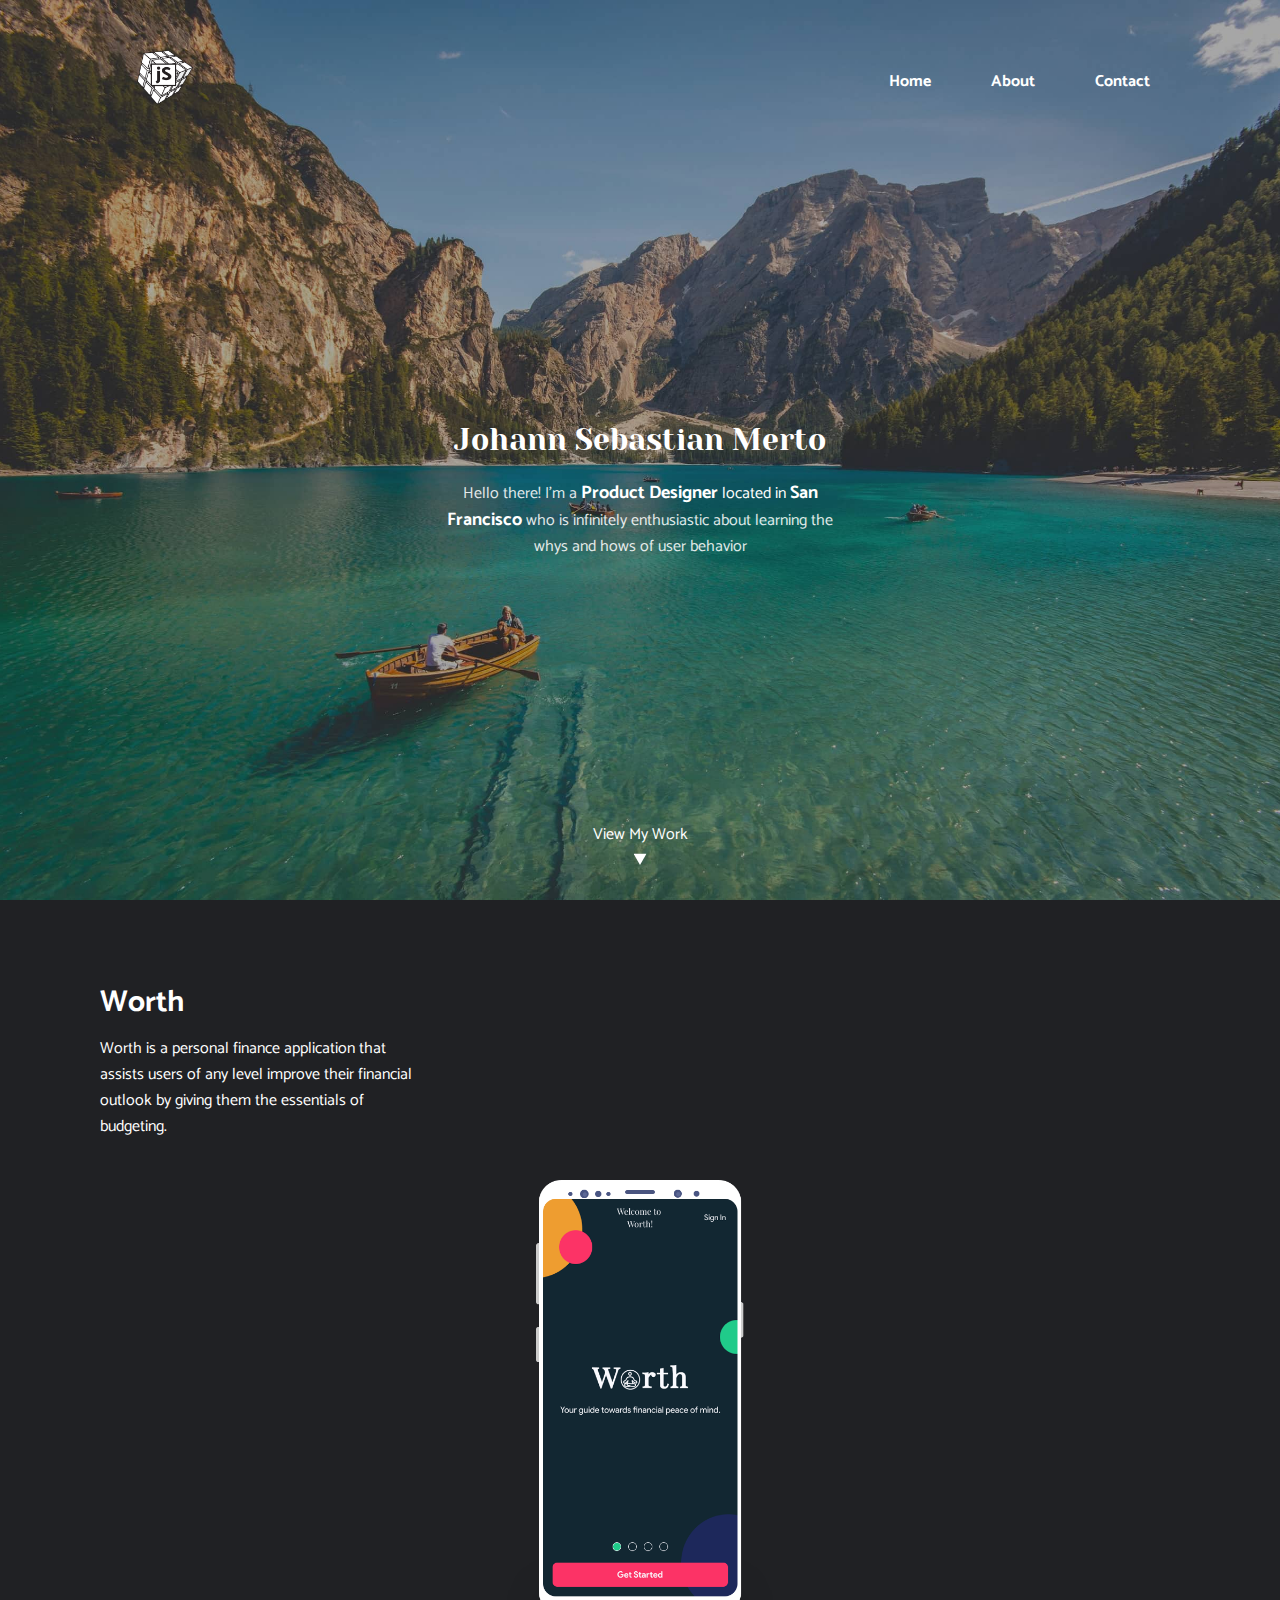
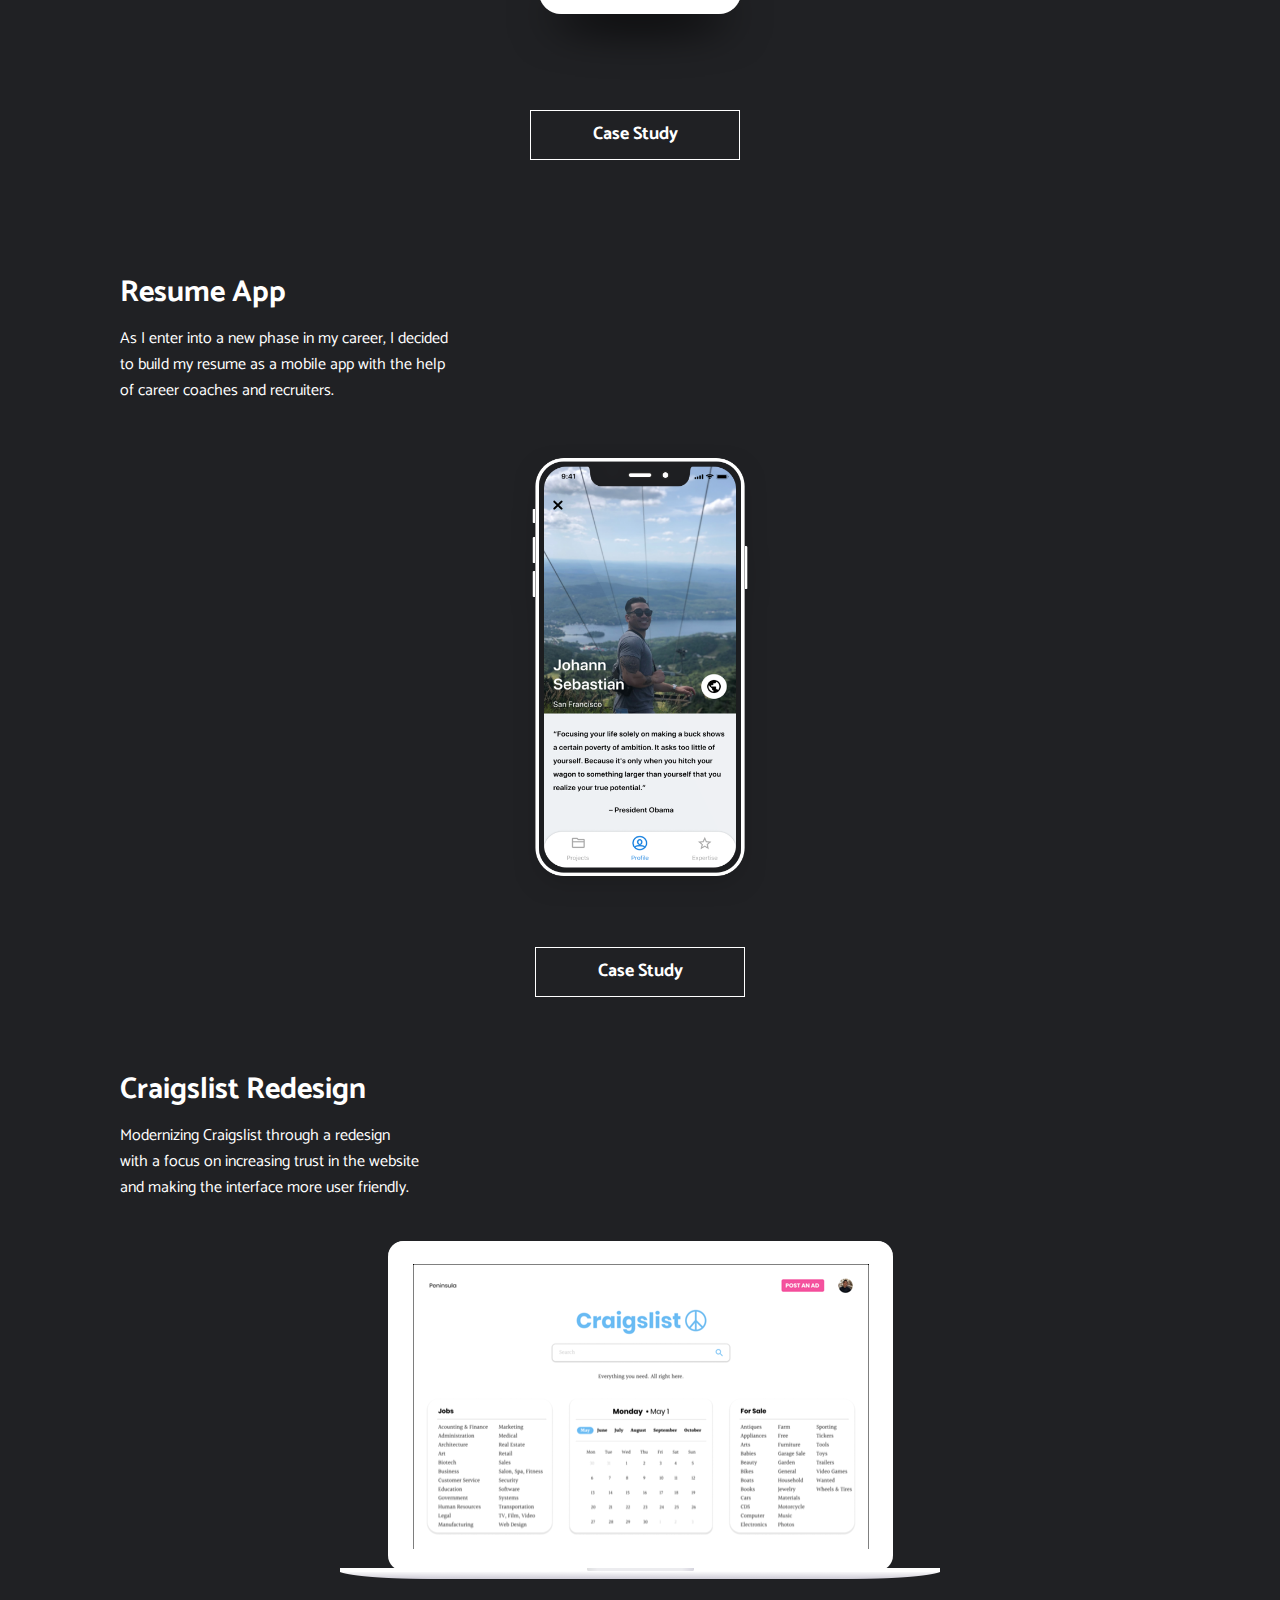
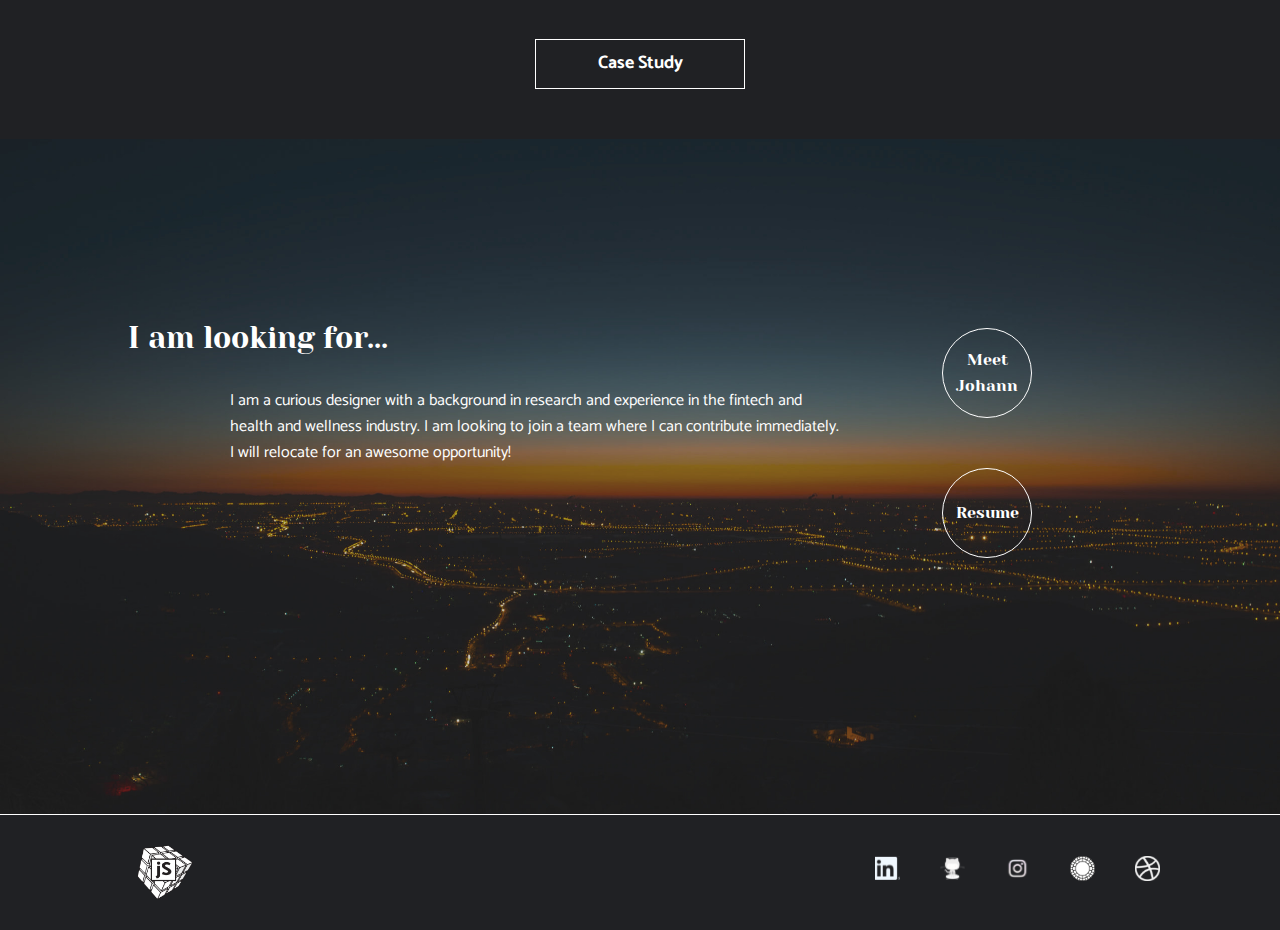
<file: index.html>
<!DOCTYPE html>
<html lang="en" dir="ltr">
  <head>
    <meta charset="utf-8">
    <title>Johann Merto | Product Designer</title>
    <meta name="viewport" content="width=device-width, initial-scale=1.0">
    <link rel="icon" href="./images/2-logo.png">
    <link rel="stylesheet" type="text/css" href="reset.css">
    <link rel="stylesheet" type="text/css" href="style.css">
    <link href="https://fonts.googleapis.com/css?family=Catamaran&display=swap" rel="stylesheet">
    <link href="https://fonts.googleapis.com/css?family=Yeseva+One&display=swap" rel="stylesheet">
  </head>
  <body>
    <header>
        <!--header image-->
        <div id="hero-img">
        <!-- Navigation -->
        <nav class="nav-bar">
          <!-- Logo -->
          <a href="./index.html"><img id="logo" src="./images/logo2.png" alt="Logo"></a>
            <!--Nav Links-->
          <ul class="links">
              <li><a href="index.html">Home</a></li>
              <li><a href="./bio.html">About</a></li>
              <li><a href="./contact.html">Contact</a></li>
            </ul>
        </nav>
        <!--Introduction-->
        <div id="hero-text">
          <h2 class="yeseva-h2">Johann Sebastian<span id="last-name"> Merto</span></h2>
            <p><span class="intro">Hello there! I’m a</span><strong class="intro-emphasis"> Product Designer </strong>located in <strong class="intro-emphasis">San Francisco</strong>
            <span class="intro">who is infinitely enthusiastic about learning the whys and hows of user behavior</span></p>
        </div>

        <div id="view-work">
          <a class="link-to-work" href="#work">
            <p>View My Work</p>
            <div><img src="./images/Polygon1.svg" alt="triangle"></div>
          </a>
        </div>
      </div>
    </header>

    <!-- Case Studies -->
    <main id="work">
          <!-- Worth Case Study -->
          <section id="worth-case-study">
            <h2 class="case-study-title"><strong>Worth</strong></h2>
            <p>Worth is a personal finance application that assists users of any level improve their financial outlook by giving them the essentials of budgeting.</p>
            <div>
              <a href="./worth.html"><img id="worth-mobile-home" src="./images/worth-mobile.png" alt="Worth Mobile"></a>
            </div>

            <div class="read-case-study-button">
              <a class="rec-button" href="./worth.html">Case Study</a>
            </div>
          </section>


        <section id="resume-app-container">
          <h2 class="case-study-title"><strong>Resume App</strong></h2>
          <p>As I enter into a new phase in my career, I decided to build my resume as a mobile app with the help of career coaches and recruiters.</p>
          <div>
            <a href="https://www.figma.com/proto/alr7reItHBynNcaLzqIM3r/Resume-App?node-id=118%3A2&viewport=-703%2C361%2C0.11135117709636688&scaling=scale-down" target="_blank"><img id="resume-app" src="images/resume-app-final.png" alt="Resume App"></a>
          </div>

          <div>
            <a class="rec-button" href="https://drive.google.com/file/d/1PQ8uz-WE8nxcPvpK_9z-XT7883OH_o5w/view?usp=sharing" target="_blank">Case Study</a>
          </div>
        </section>


        <section id="craigslist-container">
          <h2 class="case-study-title"><strong>Craigslist Redesign</strong></h2>
          <p>Modernizing Craigslist through a redesign with a focus on increasing trust in the website and making the interface more user friendly. </p>
          <div>
            <a href="https://www.figma.com/proto/EHQdvETC9kKSqLOROsEG6x/Craigslist-Redesign?node-id=132%3A334&viewport=407%2C81%2C0.1120000034570694&scaling=min-zoom" target="_blank"><img id="craigslist-redesign-img" src="images/craigslist-home.png" alt="Craigslist Redesign"></a>
          </div>

          <div>
            <a class="rec-button" href="https://drive.google.com/file/d/1hQ2HTstv7VXBhxEIwTIJI2W2WZZwu4iZ/view?usp=sharing" target="_blank">Case Study</a>
          </div>
        </section>


          <!-- Nimbus Case Study -->
      <!--  <section id="nimbus-study-container">
            <h2 class="case-study-title"><strong>Nimbus</strong></h2>
            <p>Nimbus is a cloud storage application  designed for students and organizations to help create amazing projects.</p>
          <div class="flex-container">
            <a href="./project.html"><img id="home-responsive-dt" src="./images/nimbus-desktop.svg" alt="Nimbus Desktop"></a>
            <a href="./project.html"><img id="home-responsive-mobile" src="./images/nimbus-mobile.svg" alt="Nimbus-Mobile"></a>
          </div>
          <div class="read-case-study-button">
            <a class="rec-button" href="./project.html">Read Case Study</a>
          </div>
        </section>-->

    </main>

    <!--Looking for-->
    <div id="looking-for">
      <div id="call-to-action">
        <h2 class="yeseva-h2 looking-for-title">I am looking for...</h2>
          <p>I am a curious designer with a background in research and experience in the fintech and health and wellness industry.
            I am looking to join a team where I can contribute immediately.
            I will relocate for an awesome opportunity!
          </p>
      </div>

      <div id="cto-buttons-wrapper">
        <div class="call-to-action-buttons">
           <a class="circles circles-type" href="./bio.html">Meet Johann</a>
         </div>

         <div class="call-to-action-buttons">
           <a class="circles circles-type" href="https://drive.google.com/file/d/19f_du8E_3alzbdLnhoowrj5T-hvW1Reh/view?usp=sharing" target="_blank">Resume</a>
         </div>
       </div>
    </div>
    <footer>
        <img id="logo" src="./images/logo2.png" alt="Logo">
        <ul>
          <li><a href="https://www.linkedin.com/in/uxjohann/" target="_blank">
            <img class="sm-icons" src="./images/sm-icons/linkedin.svg" alt="linkedin Icon">
          </a></li>
          <li><a href="https://github.com/johannsebastian92" target="_blank">
            <img class="sm-icons" src="./images/sm-icons/github.svg" alt="Github Icon">
          </a></li>
          <li><a href="https://www.instagram.com/j0hannsebastian/" target="_blank">
            <img class="sm-icons" src="./images/sm-icons/ig.svg" alt="Instagram Icon">
          </a></li>
          <li><a href="https://vsco.co/j0hannsebastian/images" target="_blank">
            <img class="sm-icons" src="./images/sm-icons/vsco.svg" alt="VSCO Icon">
        </a></li>
        <li><a href="https://dribbble.com/johannsebastian" target="_blank">
          <img class="sm-icons" src="./images/sm-icons/dribbble.svg" alt="VSCO Icon">
      </a></li>
      </ul>
    </footer>

    <!-- Global site tag (gtag.js) - Google Analytics -->
    <!--<script async src="https://www.googletagmanager.com/gtag/js?id=UA-159583141-1"></script>
    <script>
      window.dataLayer = window.dataLayer || [];
      function gtag(){dataLayer.push(arguments);}
      gtag('js', new Date());

      gtag('config', 'UA-159583141-1');
    </script>-->

  </body>
</html>
</file>
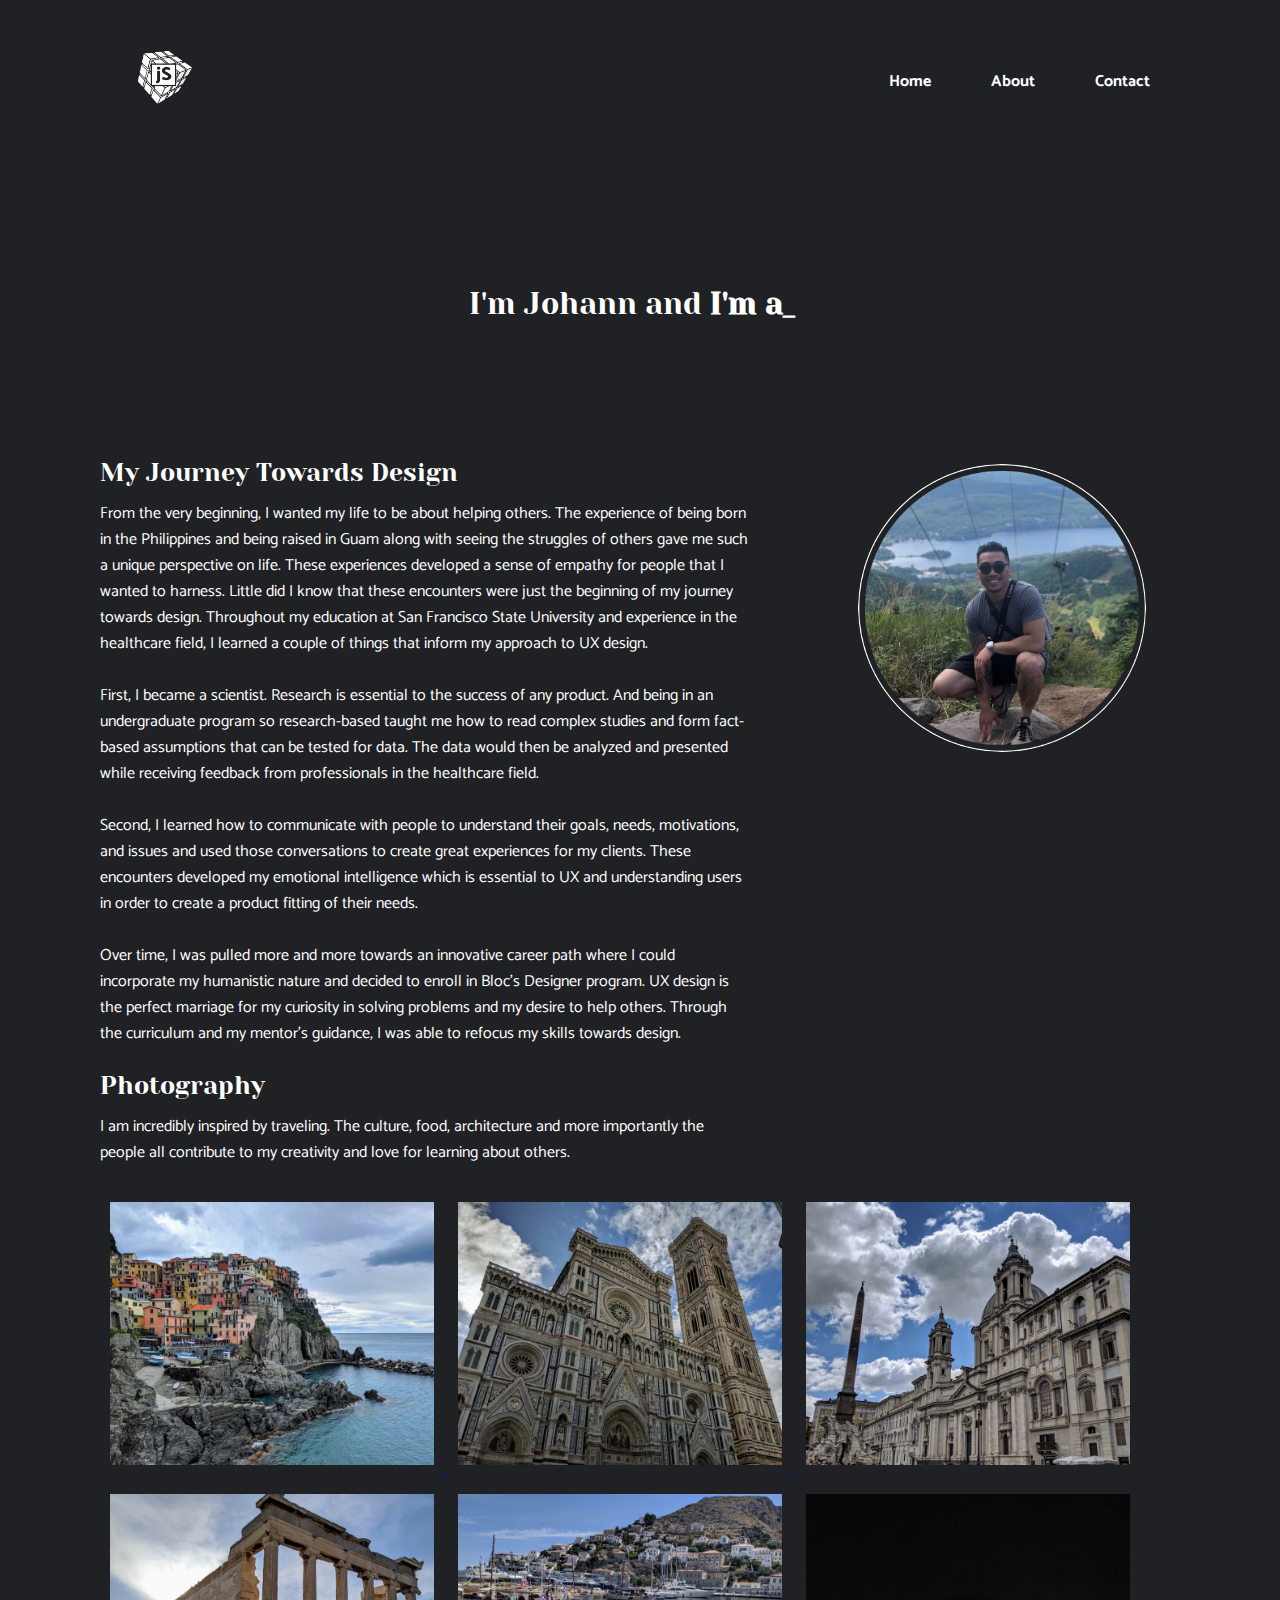
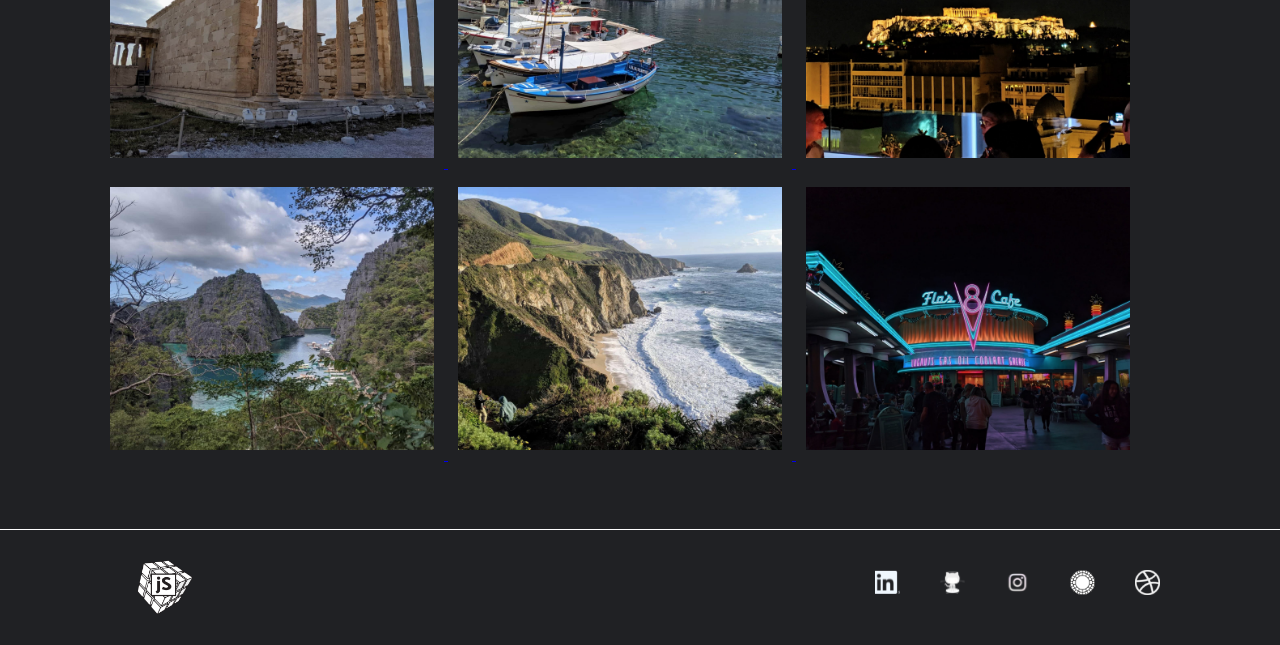
<file: bio.html>
<!DOCTYPE html>
<html lang="en" dir="ltr">
  <head>
    <meta charset="utf-8">
    <meta name="viewport" content="width=device-width, initial-scale=1.0">
    <title>About Johann</title>
    <link rel="icon" href="./images/2-logo.png">
    <link rel="stylesheet" type="text/css" href="reset.css">
    <link rel="stylesheet" type="text/css" href="style.css">
    <link href="https://fonts.googleapis.com/css?family=Catamaran&display=swap" rel="stylesheet">
    <link href="https://fonts.googleapis.com/css?family=Yeseva+One&display=swap" rel="stylesheet">
  </head>
  <body>
    <nav class="nav-bar">
        <!--Logo-->
        <a href="./index.html"><img id="logo" src="./images/logo2.png" alt="Logo"> </a>
        <!--Nav Links-->
        <ul class="links">
          <li><a href="index.html">Home</a></li>
          <li><a href="./bio.html">About</a></li>
          <li><a href="./contact.html">Contact</a></li>
        </ul>
    </nav>

    <main id="bio-container">
      <!-- Typing Element -->
      <div class="about-me yeseva-h2">
        <h2>
          I'm Johann and
          <strong id="typing-element"></strong>
         &nbsp;
       </h2>
      </div>

      <!-- Hero Image -->
      <img class="responsive-hero" src="./images/bio-img/hero-img.png" alt="Hero Image">

      <br>

      <!-- Biography -->
      <section id="biography">
        <h2 class="bio-header title-spacing">My Journey Towards Design</h2>
          <p>From the very beginning, I wanted my life to be about helping others.
            The experience of being born in the Philippines and being raised in Guam along with seeing the struggles of others gave me such a unique perspective on life.
            These experiences developed a sense of empathy for people that I wanted to harness. Little did I know that these encounters were just the beginning of my journey towards design.
            Throughout my education at San Francisco State University and experience in the healthcare field, I learned a couple of things that inform my approach to UX design.
          </p>

          <br>

          <p>First, I became a scientist.
            Research is essential to the success of any product.
            And being in an undergraduate program so research-based taught me how to read complex studies and form fact-based assumptions that can be tested for data.
            The data would then be analyzed and presented while receiving feedback from professionals in the healthcare field.
          </p>

          <br>

          <p>Second, I learned how to communicate with people to understand their goals, needs, motivations, and issues and used those conversations to create great experiences for my clients.
            These encounters developed my emotional intelligence which is essential to UX and understanding users in order to create a product fitting of their needs.
          </p>

          <br>

          <p>Over time, I was pulled more and more towards an innovative career path where I could incorporate my humanistic nature and decided to enroll in Bloc’s Designer program.
            UX design is the perfect marriage for my curiosity in solving problems and my desire to help others.
            Through the curriculum and my mentor’s guidance, I was able to refocus my skills towards design.</p>
      </section>

      <br>

      <!-- Photo Gallery -->
      <section>
        <h2 class="bio-header title-spacing">Photography</h2>
          <p>I am incredibly inspired by traveling.
            The culture, food, architecture and more importantly the people all contribute
            to my creativity and love for learning about others. </p>

        <br>

        <div class="container">
          <!-- Italy 1 -->
          <!-- small size -->
          <a href="#italy1">
            <img src="./images/bio-img/italy1.jpg" alt="Cinque Terre" class="thumbnail">
          </a>
          <!-- full size -->
          <a href="#_" class="lightbox" id="italy1">
            <img src="./images/bio-img/italy1.jpg" alt="Cinque Terre">
          </a>

          <!-- Italy 2 -->
          <a href="#italy2">
            <img src="./images/bio-img/italy2.jpg" alt="Florence" class="thumbnail">
          </a>
          <!-- full size -->
          <a href="#_" class="lightbox" id="italy2">
            <img src="./images/bio-img/italy2.jpg" alt="Florence">
          </a>

          <!-- Italy 3 -->
          <a href="#italy3">
            <img src="./images/bio-img/italy3.jpg" alt="Rome" class="thumbnail">
          </a>
          <!-- full size -->
          <a href="#_" class="lightbox" id="italy3">
            <img src="./images/bio-img/italy3.jpg" alt="Rome">
          </a>

          <!-- Greece1 -->
          <a href="#greece1">
            <img src="./images/bio-img/greece1.jpg" alt="Athens" class="thumbnail">
          </a>
          <!-- full size -->
          <a href="#_" class="lightbox" id="greece1">
            <img src="./images/bio-img/greece1.jpg" alt="Athens">
          </a>

          <!-- Greece2 -->
          <a href="#greece2">
            <img src="./images/bio-img/greece2.jpg" alt="Greek Island" class="thumbnail">
          </a>
          <!-- full size -->
          <a href="#_" class="lightbox" id="greece2">
            <img src="./images/bio-img/greece2.jpg" alt="Greek Island">
          </a>

          <!-- Greece3 -->
          <a href="#greece3">
            <img src="./images/bio-img/greece3.jpg" alt="Pantheon" class="thumbnail">
          </a>
          <!-- full size -->
          <a href="#_" class="lightbox" id="greece3">
            <img src="./images/bio-img/greece3.jpg" alt="Pantheon">
          </a>

          <!-- Palawan -->
          <a href="#palawan">
            <img src="./images/bio-img/palawan.jpg" alt="Palawan" class="thumbnail">
          </a>
          <!-- full size -->
          <a href="#_" class="lightbox" id="palawan">
            <img src="./images/bio-img/palawan.jpg" alt="palawan">
          </a>

          <!-- Bixby -->
          <a href="#bixby">
            <img src="./images/bio-img/bixby.jpg" alt="Bixby Bridge" class="thumbnail">
          </a>
          <!-- full size -->
          <a href="#_" class="lightbox" id="bixby">
            <img src="./images/bio-img/bixby.jpg" alt="Bixby Bridge">
          </a>

          <!-- Disney -->
          <a href="#disney">
            <img src="./images/bio-img/disney.jpg" alt="Disney" class="thumbnail">
          </a>
          <!-- full size -->
          <a href="#_" class="lightbox" id="disney">
            <img src="./images/bio-img/disney.jpg" alt="Disney">
          </a>
        </div>
      </section>

    </main>

    <footer>
        <img id="logo" src="./images/logo2.png" alt="Logo">
        <ul>
          <li><a href="https://www.linkedin.com/in/uxjohann/" target="_blank">
            <img class="sm-icons" src="./images/sm-icons/linkedin.svg" alt="linkedin Icon">
          </a></li>
          <li><a href="https://github.com/johannsebastian92" target="_blank">
            <img class="sm-icons" src="./images/sm-icons/github.svg" alt="Github Icon">
          </a></li>
          <li><a href="https://www.instagram.com/j0hannsebastian/" target="_blank">
            <img class="sm-icons" src="./images/sm-icons/ig.svg" alt="Instagram Icon">
          </a></li>
          <li><a href="https://vsco.co/j0hannsebastian/images" target="_blank">
            <img class="sm-icons" src="./images/sm-icons/vsco.svg" alt="VSCO Icon">
        </a></li>
          <li><a href="https://dribbble.com/johannsebastian" target="_blank">
            <img class="sm-icons" src="./images/sm-icons/dribbble.svg" alt="VSCO Icon">
        </a></li>
      </ul>
    </footer>
    <script src="./main.js"></script>

    <!-- Global site tag (gtag.js) - Google Analytics -->
    <!--<script async src="https://www.googletagmanager.com/gtag/js?id=UA-159583141-1"></script>
    <script>
      window.dataLayer = window.dataLayer || [];
      function gtag(){dataLayer.push(arguments);}
      gtag('js', new Date());

      gtag('config', 'UA-159583141-1');
    </script>-->

  </body>
</html>
</file>
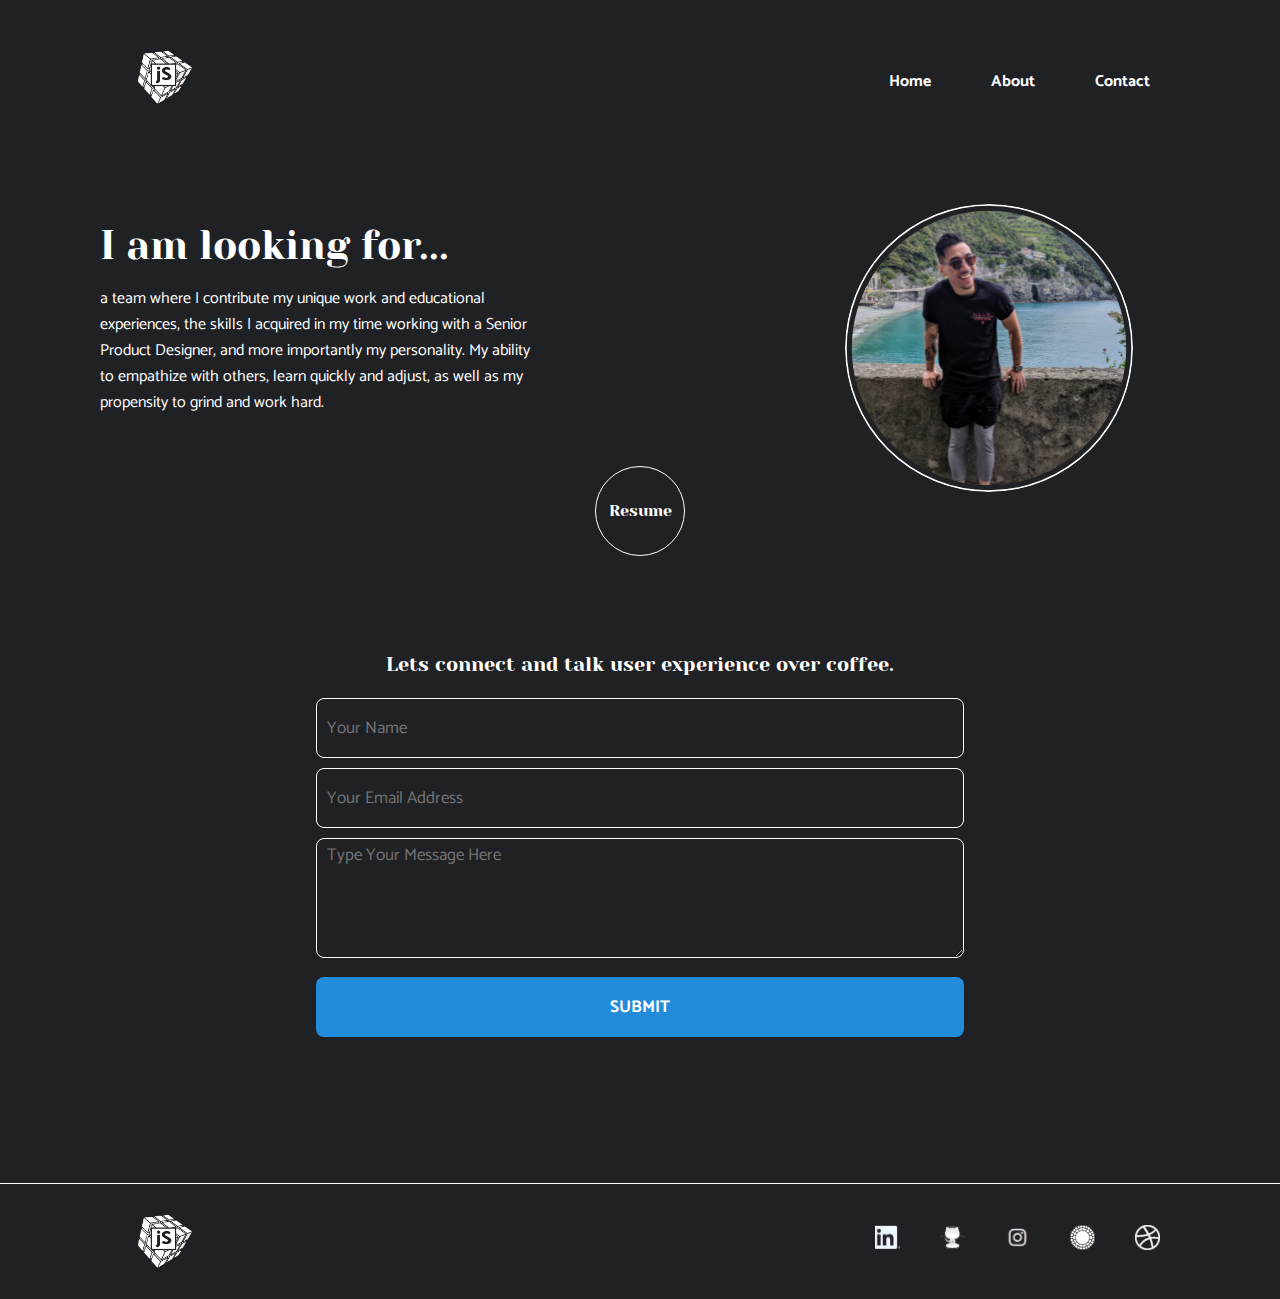
<file: contact.html>
<!DOCTYPE html>
<html lang="en" dir="ltr">
  <head>
    <meta charset="utf-8">
    <meta name="viewport" content="width=device-width, initial-scale=1.0">
    <title>Johann | Contact</title>
    <link rel="icon" href="./images/2-logo.png">
    <link rel="stylesheet" type="text/css" href="reset.css">
    <link rel="stylesheet" type="text/css" href="style.css">
    <link href="https://fonts.googleapis.com/css?family=Catamaran&display=swap" rel="stylesheet">
    <link href="https://fonts.googleapis.com/css?family=Yeseva+One&display=swap" rel="stylesheet">
  </head>
  <body>

    <nav class="nav-bar">
        <!--Logo-->
        <a href="./index.html"><img id="logo" src="./images/logo2.png" alt="Logo"> </a>
        <!--Nav Links-->
        <ul class="links">
          <li><a href="index.html">Home</a></li>
          <li><a href="./bio.html">About</a></li>
          <li><a href="./contact.html">Contact</a></li>
        </ul>
    </nav>


    <main id="contact-container">
      <!-- Hero Image -->
      <img class="responsive-hero" src="./images/contact-img/contact-hero.svg" alt="Hero Image">

      <br>



      <br>
      <!--Looking for -->
      <section id="contact-looking-for">
        <h1 class="yeseva-h1">I am looking for...</h1>
        <p>a team where I contribute my unique work and educational experiences, the skills I acquired in my time working with a Senior Product Designer, and more importantly my personality.
          My ability to empathize with others, learn quickly and adjust, as well as my propensity to grind and work hard.</p>
          <!-- Resume -->
        <div class="call-to-action">
            <a class="bio-resume circles circles-type" href="https://drive.google.com/file/d/19f_du8E_3alzbdLnhoowrj5T-hvW1Reh/view?usp=sharing" target="_blank">Resume</a>
        </div>
      </section>

      <br>

      <!-- Call to Action -->
      <section id="contact-form-wrapper">
        <h3 class="yeseva-h3 call-to-action">Lets connect and talk user experience over coffee.</h3>
          <!-- Container for form -->
          <form action="https://formspree.io/mdogdybe" method="POST">
            <input class="text-input" type="text" name="name" placeholder="Your Name">
            <br>
            <input class="text-input" type="email" name="_replyto" placeholder="Your Email Address">
            <br>
            <textarea name="message" placeholder="Type Your Message Here"></textarea>
            <br>
            <input class="submit" type="submit" value="SUBMIT">
          </form>
      </section>

      <br>

    </main>

    <footer>
        <img id="logo" src="./images/logo2.png" alt="Logo">
        <ul>
          <li><a href="https://www.linkedin.com/in/uxjohann/" target="_blank">
            <img class="sm-icons" src="./images/sm-icons/linkedin.svg" alt="linkedin Icon">
          </a></li>
          <li><a href="https://github.com/johannsebastian92" target="_blank">
            <img class="sm-icons" src="./images/sm-icons/github.svg" alt="Github Icon">
          </a></li>
          <li><a href="https://www.instagram.com/j0hannsebastian/" target="_blank">
            <img class="sm-icons" src="./images/sm-icons/ig.svg" alt="Instagram Icon">
          </a></li>
          <li><a href="https://vsco.co/j0hannsebastian/images" target="_blank">
            <img class="sm-icons" src="./images/sm-icons/vsco.svg" alt="VSCO Icon">
        </a></li>
          <li><a href="https://dribbble.com/johannsebastian" target="_blank">
            <img class="sm-icons" src="./images/sm-icons/dribbble.svg" alt="VSCO Icon">
        </a></li>
      </ul>
    </footer>

    <!-- Global site tag (gtag.js) - Google Analytics -->
    <script async src="https://www.googletagmanager.com/gtag/js?id=UA-159583141-1"></script>
    <!--<script>
      window.dataLayer = window.dataLayer || [];
      function gtag(){dataLayer.push(arguments);}
      gtag('js', new Date());

      gtag('config', 'UA-159583141-1');
    </script>-->

  </body>
</html>
</file>
<file: style.css>
* {
  box-sizing: border-box;
  scroll-behavior: smooth;
}

html {
  font-size: 10px;
}

body {
  background-color: #202124;
  color: white;
  font-family: 'Catamaran', sans-serif;
  /*font-family: 'Yeseva One', cursive;*/ /*Saving for later*/
  font-size: 1.6rem;
  line-height: 26px;
}

.container {
  margin: 0 2rem;
}

/* Font Sizes*/
h1 {
  font-size: 4rem;
}

h2 {
  font-size: 3rem;
}

h3 {
  font-size: 2rem;
}

h4 {
  font-size: 2.5rem;
}

.yeseva-h1{
  font-size: 4rem;
  font-family: 'Yeseva One', cursive;
}

.yeseva-h2 {
  font-size: 3rem;
  font-family: 'Yeseva One', cursive;
  line-height: 4rem;
}

.yeseva-h3{
  font-size: 2rem;
  font-family: 'Yeseva One', cursive;
}

strong {
  font-weight: bolder;
}

header {
  height: 100vh;
}

#logo {
  width: 13rem;
  height: 7.5rem;
}

header #hero-img {
  background-image: url("./images/header-img.jpg");
  background-position: center;
  background-size: cover;
  float:left;
  height: 100vh;
  position: relative;
  width: 100%;
}

header #hero-text {
  left: 50%;
  margin-top: 4rem;
  position: absolute;
  text-align: center;
  top: 50%;
  transform: translate(-50%, -50%);
  width: 80%;
}

#hero-text h2 {
  padding-bottom: 2rem;
}

header #view-work {
  bottom: 0;
  left: 50%;
  position:absolute;
  text-align:center;
  transform: translate(-50%, -50%);
}

#last-name {
  display: none;
}

span.intro {
  opacity: 0.87;
}

.intro-emphasis:hover {
  color: #FF5964;
}

strong.intro-emphasis {
  font-weight: bolder;
  font-size: 1.8rem;
}

/* Styling navigation links */
.nav-bar {
  align-items: center;
  display: flex;
  justify-content: space-between;
  padding: 2rem;
}

#view-work p {
  text-decoration: none;
}

header .links {
  display: flex;
  flex-direction: row;
}

.links {
  list-style-type: none; /* Whether there is a bullet or not */
  margin: 0;
  padding: 0;
  overflow: hidden;
  /*background-color: #ff0000;*/
}

.links li a {
  color: white;
  float: left;
  padding: .8rem 1.6rem;
  text-decoration: none;
  font-weight: bold;
}

.links li a:hover {
  color: #B2F7EF;
}

nav .links li a:active {
  color: #B2F7EF;
}

/* Styling <a> going to Case Studies*/
.link-to-work {
  color: white;
  text-decoration: none;
}

.link-to-work:hover {
  color: #B2F7EF;
}

.rec-button {
  background-color: inherit;
  border: 1px solid white;
  color: white;
  display: block;
  font-family: 'Catamaran', sans-serif;
  font-weight: bold;
  font-size: 1.8rem;
  height: 50px;
  margin-left: auto;
  margin-right: auto;
  padding: 1rem;
  text-align: center;
  text-decoration: none;
  /*width: 80%;*/
}

.rec-button:hover{
  background-color: #B2F7EF;
  color: black;
}

/* Styling the Circle buttons */
#cto-buttons-wrapper {
  display: flex;
  position: absolute;
  top: 70%;
  left: 50%;
  transform: translate(-50%, -50%);
}

.call-to-action-buttons {
  padding: 0px 10%;
}

.circles {
  align-items: center;
  border: 1px solid white;
  height: 9rem;
  width: 9rem;
  display: flex;
  border-radius: 50%;
  justify-content: center;
  text-align: center;
}

.circles-type {
  color: white;
  font-family: 'Yeseva One', cursive;
  font-size: 1.6rem;
  text-decoration: none;
}

#cto-buttons-wrapper .call-to-action-buttons a:hover {
  opacity: .5;
}

#call-to-action {
  left: 50%;
  position: absolute;
  text-align: left;
  top: 30%;
  transform: translate(-50%, -50%);
  width: 80%;
}

#bio-container .bio-resume:hover {
  opacity: .5;
}

/* ----- Case Studies ------ */
.work {
  text-align: center;
  padding: 4rem 2rem;
}

.case-study-title {
  padding-bottom: 2rem;
}

#worth-case-study {
  margin: 0 2rem;
  padding-bottom: 4rem;
  padding-top: 4rem;
}

#worth-mobile-home {
  display: block;
  height: auto;
  margin-left: auto;
  margin-right: auto;
  max-width: 53rem;
  padding: 4rem 0 0 0;
  width: 50%;
}

#worth-case-study p {
  width: 33rem;
}

#resume-app-container {
  margin: 0 2rem;
  padding-bottom: 4rem;
  padding-top: 4rem;
}

 #resume-app {
   display: block;
   height: auto;
   margin-left: auto;
   margin-right: auto;
   max-width: 53rem;
   padding: 4rem 0 0 0;
   width: 60%;
   margin-bottom: 4rem;
 }

 #resume-app:hover {
   opacity: 0.5;
 }


#resume-app-container p {
  width: 30rem;
}

#craigslist-container {
  margin: 0 2rem;
  padding-bottom: 4rem;
  padding-top: 4rem;
}

#craigslist-container p {
  width: 30rem;
}

#craigslist-redesign-img {
  display: block;
  height: auto;
  margin-left: auto;
  margin-right: auto;
  max-width: 60rem;
  padding: 4rem 0 0 0;
  width: 100%;
  margin-bottom: 6rem;
}

#craigslist-redesign-img:hover {
  opacity: 0.5;
}


#nimbus-study-container {
margin: 0 2rem;
padding-bottom: 4rem;
padding-top: 4rem;
}

#home-responsive-dt {
  display: block;
  height: auto;
  margin-left: auto;
  margin-right: auto;
  max-width: 53rem;
  padding: 4rem 0;
  width: 80%;
}

#home-responsive-mobile {
  display: none;
}


.read-case-study-button {
  margin: 3rem 2rem 0 1rem;
}

/* ----- Looking for ----- */
#looking-for{
background-image: url("./images/looking-for.jpg");
background-position: center;
background-size: cover;
float:left;
height: 100vh;
position: relative;
width: 100%;
}

.looking-for-title {
  padding: 2rem 0;
}

/* ----- Footer ----- */
footer {
  align-items: center;
  border-top: 1px solid white;
  display: flex;
  justify-content: space-between;
  padding: 1rem 2rem;
}

footer ul {
  display: flex;
  flex-direction: row;
}

footer ul li {
  padding: 0 1rem;
  align-items: center;
}

.sm-icons {
height: 2.5rem;
width: 2.5rem;
}

/* ------ Nimbus Case Study Styling ------ */

/* Styling navigation links */
#project-header-container {
  margin: 0 2rem;
  height: auto;
}

nav .links {
  display: flex;
  flex-direction: row;
}

.desktop-prototype {
  display: none;
}

/* Styling Project Introduction */
main p{
  width: 100%;
}

#nimbus-final {
  height: auto;
  margin: 0 2rem;
  max-width: 100%;
  padding: 4rem 0;
  width: 90%;
}

#nimbus-title {
  margin-bottom: 5rem;
  text-align: center;
}

#extra-title {
  display:none;
}

#desktop-survey {
  display: none;
}

.open-link {
  margin: 3rem 0 5rem 0;
}

.overview-title {
  margin-bottom: 2rem;
  display: flex;
  justify-content: center;
}

.title-spacing {
  margin-bottom: 1.5rem;
}

.title-spacing2 {
  margin-bottom: .5rem;
}

.artifact-spacing {
  margin-bottom: 5rem;
}

li {
  list-style: none;
}

.stat-spacing {
  display: flex;
  justify-content: center;
}

.percent-column {
  margin: 0 2%;
  padding: 4rem 1rem;
  width: 15rem;
}

.percent {
  text-align: center;
  padding-bottom: 1.5rem;
}

.percent-column p {
  margin:auto;
  text-align: center;
  width: 95%;
}

#competitive-img {
  display: flex;
  justify-content: center;
}

#drive-img{
  height: 14rem;
  width: 16rem;
}

/* ----- Nimbus User Personas -----*/
.persona-overview {
  text-align: center;
}

blockquote {
  float: right;
  margin-top: 3rem;
  text-align: center;
  width: 50%;
}

.motivation ul {
  padding-left: 2rem;
}

.motivation li {
  list-style: circle;
}

.persona-overview p {
  margin-bottom: 3rem;
}

.persona-spacing {
  margin-bottom: 1rem;
}

#eduardo-persona {
  display: none;
}

/* ----- Nimbus User Flows -----*/
.user-flow-img {
  height: auto;
  max-width: 100%;
  padding: 2.5rem 0 3rem 0;
}

#user-flow-wrapper {
  display: none;
}
/*----- Nimbus Wireframes ----- */
#wireframe-sketches {
  display: none;
}

/*----- Nimbus IA ----- */

section h1 {
  line-height: 1;
}

/*----- Stories & Flows ----- */
#user-flows {
  display:none;
}

#stories-flows-wrapper {
  display: flex;
  justify-content: center;
  margin: 5rem 0;
}

.ia-buttons {
  margin: 0px 3rem;
}

.ia-buttons:hover {
  opacity: .5;
}

#low-fi-video {
  width: 80%;
  height: auto;
  margin-left: auto;
  margin-right: auto;
  display: block;
  margin-top: 4rem;
}


.testing-img {
  padding: 2rem 0 2rem 0;
  height: auto;
  width: 100%;
}

/* ----- Nimbus Visual ----- */

#nimbus-logo{
  margin: 5rem 0 0 0;
}

.logo-img {
  max-width: 100%;
  height: auto;
  display: block;
  margin-left: auto;
  margin-right: auto;
  width: 80%;
}

.visual-description {
  display: none;
}

#nimbus-logo-sketches {
  display: none;
}

#logos {
  margin-top: 3rem;
}

#nimbus-colors {
  width: 80%;
  height: auto;
  display: block;
  margin-left: auto;
  margin-right: auto;
  padding-bottom: 1rem;
}

#type-img {
  max-width: 100%;
  height: auto;
}

#mobile-proto-img {
  display: block;
  height:auto;
  margin-left: auto;
  margin-right: auto;
  margin-top: 3.5rem;
  max-width: 15rem;
  width: 40%;
}

#mobile-proto-img:hover {
  opacity: 0.5;
}

#desktop-proto-img {
  display: none;
}

#back-to-top {
  color: white;
  margin: 4rem 0;
  text-align: center;
  text-decoration: none;
}

#back-to-top:hover {
  color: #5FBFF9;
}

.nimbus-phase-container {
  margin: 3rem 2rem 0 2rem;
}

/* ----- Contact Page Styling ------ */

.responsive-hero {
  border-radius: 80%;
  width: 28.8rem;
  height: auto;
  /* Centers Image*/
  display: block;
  margin-left: auto;
  margin-right: auto;
  margin-bottom: 5rem;
  margin-top: 5rem;
}

main {
  padding: 5rem 2rem;
}

.call-to-action {
    padding-top: 6rem;
    margin-bottom: 2rem;
}

.call-to-action a:hover {
  opacity: .5;
}

.text-input {
  background-color: transparent;
  border: 1.5px solid white;
  border-radius: 8px;
  color: white;
  font-family: 'Catamaran', sans-serif;
  font-size: 1.7rem;
  height: 6rem;
  margin-bottom: 1rem;
  padding-left: 1rem;
  width: 100%
}

textarea {
  background-color: transparent;
  border: 1.5px solid white;
  border-radius: 8px;
  color: white;
  font-family: 'Catamaran', sans-serif;
  font-size: 1.7rem;
  height: 12rem;
  margin-bottom: 1rem;
  width: 100%;
  padding-bottom: 8rem;
  padding-left: 1rem;
  overflow: auto;
}

.submit {
  background-color: #228CDB;
  border: none;
  border-radius: 8px;
  color: white;
  font-family: 'Catamaran', sans-serif;
  font-size: 1.7rem;
  font-weight: bolder;
  height: 6rem;
  margin-bottom: 2rem;
  width: 100%
}

/* ----- Biography Styling ----- */
.about-me {
  min-height: 8rem;
}

.bio-header {
  font-size: 2.5rem;
  font-family: 'Yeseva One', cursive;
}

.bio-resume {
  margin-left: auto;
  margin-right: auto;
}

#biography h2 {
  margin-top: 2rem;
}

#bio-cta {
  color: #228CDB;
  text-decoration: none;
}

#bio-cta:hover {
  opacity: .5;
}

/* Photo Gallery */
.thumbnail {
  max-width: 40%;
}
.website {
 font-weight: bold;
 font-size: 0.8em;
 color: #ff3d3d;
}
.lightbox {
	display: none;
	position: fixed;
	z-index: 999;
	width: 100%;
	height: 100%;
	text-align: center;
	top: 0;
	left: 0;
	background: rgba(0,0,0,0.8);
}
.lightbox img {
	max-width: 95%;
	max-height: 80%;
	margin-top: 2%;
}
.lightbox:target {
	outline: none;
	display: block;
}

img.thumbnail {
  max-width: 100%;
  width: 100%;
  display: block;
  padding: 1rem;
  margin-left: auto;
  margin-right: auto;
}

/*@media (max-width:765px) {
	.thumbnail {
		max-width: 95%;
	}
	.lightbox img {
		margin-top: 50%;
	}*/


  /* Worth Case Study */
  .title {
    margin: 2rem 0;
    text-align: center;
  }

  .desktop-only {
    display: none;
  }

  .container2 {
    margin: 10rem 2rem;
  }

  .container3{
    margin: 5rem 0;
  }

  .center-text {
    text-align: center;
  }

  .container3 h3 {
    width: 100%;
    display: block;
    margin-left: auto;
    margin-right: auto;
  }

  .flex-container {
    display: flex;
    align-items: flex-start;
    flex-wrap: wrap;
    height: 100%;
  }

  .flex-container h3 {
    width: 40%;
    margin-left: auto;
    margin-right: auto;
    text-align: center;
  }

  .container2 p {
    width: 100%;
    margin-left: auto;
    margin-right: auto;
  }


  .container2 ul {
    width: 80%;
    margin-left: auto;
    margin-right: auto;
  }

  #final-img {
    width: 100%;
    display: block;
    margin-left: auto;
    margin-right: auto;
  }

  .result-chart {
    width: 100%;
    display: block;
    margin-left: auto;
    margin-right: auto;
  }

  #comp-ana {
    width: 100%;
    display: block;
    margin-left: auto;
    margin-right: auto;
  }

  .wire-sketch {
    width: 100%;
    display: block;
    margin-left: auto;
    margin-right: auto;
  }

  #low-wire {
    width: 100%;
    display: block;
    margin-left: auto;
    margin-right: auto;
  }

  #moodboard {
    width: 100%;
    display: block;
    margin-left: auto;
    margin-right: auto;
  }

  .logo {
    width: 100%;
    display: block;
    margin-left: auto;
    margin-right: auto;
  }

  .type {
    width: 100%;
    display: block;
    margin-left: auto;
    margin-right: auto;
  }

  #colors {
    width: 100%;
    display: block;
    margin-left: auto;
    margin-right: auto;
  }

  .feedback {
    width: 80%;
    display: block;
    margin-left: auto;
    margin-right: auto;
  }

  .desktop-only {
    display: none;
  }

  #improve-mobile {
    display: block;
    margin-left: auto;
    margin-right: auto;
    height: 50%;
  }

  .prototype {
    width: 70%;
    display: block;
    margin-left: auto;
    margin-right: auto;
  }


@media (max-width: 480px) {
  #logo {
    width: 10rem;
    height: 6rem;
  }

  #worth-case-study {
    margin: 0 2rem;
    padding-bottom: 4rem;
    padding-top: 4rem;
  }

  .nav-bar {
    align-items: center;
    display: flex;
    justify-content: space-between;
    padding: 2rem;
  }

  .call-to-action-buttons {
    padding: 0px 10%;
  }

  .rec-button {
    width: 85%;
  }

  #low-fi-video {
    width: 100%;
  }
}

  /* Media Query for low resolution  Tablets, Ipads */
  @media (min-width: 481px) {

  /* -----Home Page ---- */
    .nav-bar {
    padding: 2rem 3rem 0 3rem;
   }

   .rec-button {
     width: 50%;
   }

   #worth-case-study {
     margin: 0 2rem;
     padding-bottom: 4rem;
     padding-top: 4rem;
   }

    #hero-text p {
      padding-left: 12.5%;
      padding-right: 12.5%;
    }

    #last-name {
      display: inline;
    }

    .call-to-action-buttons {
      padding: 0 20%;
    }

    footer {
      padding: 1rem 3rem;
    }

    footer ul li {
      padding: 0 1rem;
    }

    /* ------ Contact Page ----- */
    #contact-container {
      padding: 5rem 3rem;
      }

    #contact-looking-for h1 {
      margin-bottom: 2rem;
    }

    /* ----- Nimbus Case Study ----- */
    #project-header-container {
      margin: 0 3rem;
    }

    main {
      padding: 5rem 3rem;
    }

    .percent-column {
      width: 25rem;
    }

    .percent-column p {
      width: 70%;
      margin: auto;
    }

    .stat-spacing {
      display: flex;
      justify-content: center;
    }

    #competitive-img {
      display: flex;
      justify-content: center;
      margin-bottom: 5rem;
    }

    .comp-img {
      padding: 0 5rem;
    }

    blockquote {
      float: none;
      margin-bottom: 3rem;
      width: 100%;
    }

    #stories-flows-wrapper {
      display: flex;
      justify-content: center;
    }

    .ia-buttons {
    margin: 0px 10%;
    }

    #low-fi-video {
      width: 100%;
      height: auto;
      margin-left: auto;
      margin-right: auto;
      display: block;
      margin-top: 4rem;
    }

    #logos {
      display: flex;
      flex-direction: column;
      padding: 2rem 0;
    }

    /* Worth Case Study */
    .container2 {
      margin: 10rem 5rem;
    }

    #final-img {
      width: 70%;
    }

    .mobile-only {
      display: block;
      margin-left: auto;
      margin-right: auto;
    }

    .result-chart {
      width: 95%;
    }

    #comp-ana {
      width: 90%
    }

    .wire-sketch {
      width: 70%
    }

    .logo {
      width: 75%;
      padding: 1rem;
    }

    .type {
      width: 75%;
    }

    #colors {
      width: 75%;
    }

    .feedback {
    width: 60%;
    }

    #improve-mobile {
      width: 60%;
    }

    .prototype {
      width: 40%;
    }
  }


  /* Media Query for Tablets Ipads portrait mode */
  @media (min-width: 768px) {

  /*----- Home Page -----*/
    .nav-bar {
      padding: 3rem 5rem 0 5rem;
    }

    #hero-text p{
      padding-left: 20%;
      padding-right: 20%;
    }

    .rec-button {
      width: 30%;
    }

    #looking-for {
      height: 100vh;
    }

    #cto-buttons-wrapper {
      left: 40%;
      animation-name: fadeIn;
      animation-duration: 3fs;
    }

    .call-to-action-buttons {
      padding: 0 30%;
    }

    footer {
      padding: 2rem 5rem 1rem 5rem;
    }

    footer ul li {
      padding: 0 1.5rem;
    }

    #worth-mobile-home {
      width: 40%;
    }

    #nimbus-study-container p {
      width: 33rem
    }

    #home-responsive-dt {
      margin-left: auto;
      margin-right: auto;
      width: 60%;
    }

    #resume-app {
      width: 40%;
    }

    /*----- Biography Page -----*/
    #bio-container {
      padding: 6rem 10rem;
    }

    section .container {
      margin: 0 0rem;
    }

    img.thumbnail {
      display: inline;
      height: auto;
      width: 49%;
      padding: 1rem;
    }

    /*----- Contact Page -----*/
    #contact-container {
      width: 75%;
      margin: auto;
    }

    /* ----- Nimbus Project ----- */
    #project-header-container {
      padding: 0 5rem;
    }

    main {
      padding: 5rem 5rem;
    }

    #extra-title {
      display: inline;
    }

    #nimbus-quick {
      display: flex;
      justify-content: space-evenly;
      padding: 5rem;
    }

    .overview {
      text-align: center;
    }

    .percent-column {
      margin: 1rem 2%;
    }

    .stat-spacing {
      margin: 0 5%;
    }

    .persona-overview p {
      margin-bottom: 3rem;
      display: block;
      margin-left: auto;
      margin-right: auto;
    }

    .motivation {
      display: block;
      margin-left: auto;
      margin-right: auto;
      width: 50%;
    }

    .logo-img {
      width: 55%;
    }

    #type-img {
    width: 75%;
    display: block;
    margin-left: auto;
    margin-right: auto;
  }

  /*Worth Case Study*/
    .container2 {
      margin: 10rem 5rem;
    }

    .container2 p {
      width: 80%;
      display: block;
      margin-left: auto;
      margin-right: auto;
    }

    .container3 h3 {
      width: 80%;
    }

    .flex-container h3 {
      width: 30%;
      margin-left: auto;
      margin-right: auto;
      text-align: center;
      margin-bottom: 3rem;
    }

    .mobile-only{
      display: none;
    }

    .desktop-only {
      display: block;
    }

    .desktop-header {
      width: 100%;
    }

    #worth-overview {
      display: flex;
      flex-wrap: wrap;
      align-content: stretch;
      justify-content: center;
      height: 100%;
    }

    #worth-overview div {
      width: 30%;
    }

    #final-img {
      width: 40%;
      padding: 1rem;
    }

    .result-chart{
      width: 56%;
      padding: 1rem;
    }

    #comp-ana {
      width: 70%;
    }

    #personas {
      width: 100%;
    }

    #empathy-map {
      width: 100%;
    }

    #stories-flows {
      width: 100%;
    }

    #sitemap {
      width: 100%;
    }

    .wire-sketch {
      padding: 1rem;
    }

    #low-wire {
      width: 80%;
    }

    .feedback {
      width: 90%;
    }

    .type {
      width: 56%;
      padding: 1rem;
    }

    #low-fi-video {
      width: 80%;
    }

    #improve-mobile {
      display: none;
    }

    #improve-desktop {
      width: 90%;
      display: block;
      margin-left: auto;
      margin-right: auto;
    }

    .prototype {
      width: 55%;
    }

    .flex-img {
      display: flex;
      flex-direction: row;
      height: 100%;
      justify-content: center;
    }
}


  /* Media Query for Laptops and Desktops */
  @media (min-width: 1025px) {

    main p {
      width: 50%;
    }

    .nav-bar {
    padding: 4rem 10rem 0 10rem;
    }

    .links li a {
      padding: .8rem 3rem;
    }

    #hero-text p {
      padding-left: 30%;
      padding-right: 30%;
    }

    #worth-case-study {
      margin: 4rem 0;
      padding-bottom: 4rem;
      padding-top: 4rem;
    }

    #worth-mobile-home {
      width: 25%;
    }

    #worth-mobile-home:hover {
      opacity: .5;
    }

    #resume-app {
      width: 25%;
    }

    #resume-app-container p {
      width: 33rem;
    }

    #nimbus-study-container {
      margin: 4rem 9rem;
    }

    #cto-buttons-wrapper {
      display:inherit;
      top: 45%;
      left: 75%;
    }

    .call-to-action-buttons {
      margin: 5rem 0;
    }

    .flex-container {
      display: flex;
      flex-direction: row-reverse;
      justify-content: center;
    }

    .flex-container {
      margin-top: 3rem;
    }

    #nimbus-study-container p {
      width: 33rem
    }

    #home-responsive-dt {
      margin-left: 0;
      margin-right: 0;
      width: 95%;
    }

    #home-responsive-mobile {
      display: initial;
      height: auto;
      margin-right: 5rem;
      margin-top:10rem;
      max-width: 15rem;
      width: 100%;
    }

    #home-responsive-dt:hover {
      opacity: .5;
    }

    #home-responsive-mobile:hover {
      opacity: .5;
    }

    .rec-button {
      width: 21rem;
    }

    .looking-for-title {
      padding-bottom: 3rem;
    }

    #call-to-action p {
      width: 70%;
      padding-left: 10%;
    }

    footer {
      padding: 2rem 10rem 2rem 10rem;
    }

    footer ul li {
      padding: 0 2rem;
    }

    #looking-for {
      height: 75vh;
    }

    .looking-for-title {
      padding-top: 10rem;
    }

    .call-to-action-buttons li {
      padding: 2rem 0;
    }

  /* ----- Biography Page ----- */
    main {
      padding: 1rem 9rem;
    }

    img.thumbnail {
      display: inline;
      height: auto;
      width: 30%;
      padding: 0;
      margin: 1rem;
      }

    #bio-container p {
     width: 60%;
    }

    .about-me {
      margin-bottom: 5rem;
      margin-top: 10rem;
      }

      .about-me h2 {
      text-align: center;
      }

    #bio-container .responsive-hero {
      margin-bottom: 5rem;
      margin-top: 5rem;
      position: absolute;
      left: 67%;
      }

    /* ----- Contact Page ----- */
    #contact-container .responsive-hero {
      position: absolute;
      left: 66%;
      margin-top: 3rem;
    }

    .bio-resume {
      margin-top: 5rem;
    }

    .call-to-action {
        padding-top: 0rem;
        margin-bottom: 2rem;
    }

    #contact-container {
      width: 100%;
      padding-left: 10rem;
      padding-right: 10rem;
    }

    #contact-looking-for p {
      width: 40%;
    }

    #contact-form-wrapper {
      margin: 5rem 0;
      text-align: center;
    }

    .text-input {
      width: 60%;
    }

    textarea {
      width: 60%;
    }

    .submit {
      width: 60%;
    }

    /* ----- Nimbus Project ----- */
    main {
      position: relative;
      padding: 1rem 10rem;
    }

    .phase-center p {
      margin-bottom: 3rem;
    }

    .nimbus-phase-container {
      margin: 10rem 2rem 0 2rem;
    }

    #project-header-container {
      margin: 0 5rem;
    }

    #nimbus-final {
      padding: 10rem 0;
    }

    #nimbus-quick {
      padding-right: 5rem;
    }

    #prototype-buttons {
      display: flex;
      justify-content: space-evenly;
      padding-left: 2rem;
      margin-bottom: 10rem;
    }

    .desktop-prototype {
      display: initial;
    }

    #overview-wrapper {
      margin-top: 10rem;
    }

    .full-para {
      width: 55%;
      display: block;
      margin-left: auto;
      margin-right: auto;
    }

    .artifact-spacing {
      margin-top: 5rem;
    }

    .phase-center {
      display: flex;
      flex-direction: row;
    }

    #mobile-survey {
      display: none;
    }

    #desktop-survey {
      display: initial;
    }

    #survey-chart {
      width: 80%;
      height: auto;
      max-width: 90rem;
      display: block;
      margin: auto;
    }

    .testing-wrapper p {
      margin-bottom: 2rem;
    }

    #comp-analysis {
      margin: 10rem 0;
    }

    #eduardo-persona {
      display: block;
    }

    .motivation {
      margin-left: auto;
      margin-right: auto;
      width: 60%;
    }

    .persona-wrapper {
      display: flex;
    }

    .persona-overview p {
      width: 100%;
    }

    #julia-persona .motivation {
      width: 85%;
    }

    #stories-flows-wrapper {
      display:none;
    }

    #user-flow-wrapper {
      display: flex;
      flex-direction: column;
      align-items: center;
    }


    .user-flow-img {
      width: 100%;
      height: auto;
      max-width: 65rem;
    }

    #wireframe-sketches {
      display: block;
    }

    .wireframe-sketch {
      display: block;
      margin-bottom: 5rem;
      margin-left: auto;
      margin-right: auto;
      max-width: 85rem;
      width: 100%;
    }

    #wireframe-sketches-wrapper {
      margin: 5rem 0;
    }

    #low-fi-wrapper {
      margin-top: 10rem;
    }

    #low-fi-video {
      width: 70%;
    }

    #logos {
      padding: 5rem 0;
    }

    .logo-img {
      width:50%;
    }

    #nimbus-logo-sketches {
      display: block;
      margin: 5rem 0 10rem 0;
    }

    #nimbus-logo-sketches img {
      margin-right: 3rem;
      margin-top: 3rem;
    }

    #logo-sketches-wrapper {
      display: flex;
      justify-content: center;
    }

    #prototype-wrapper {
      display: flex;
      justify-content: space-evenly;
      margin: 10rem 0 4rem 0;
    }

    #desktop-proto-img {
      display: block;
      width: 100%;
      height: auto;
      max-width: 53rem;
    }

    #desktop-proto-img:hover {
      opacity: .5;
    }

    #mobile-proto-img {
      width: 70%;
    }

    .visual-description {
      display: block;
    }

    .visual-container {
      margin: 5rem 0;
    }

    .visual-wrapper {
      display: flex;
      flex-direction: row;
    }

    #nimbus-colors {
      width: 75%;
    }

    .visual-wrapper p {
      width: 55%;
    }

    #type-img {
      position: relative;
      bottom: -1rem;
      left: -1rem;
      width: 50%;
    }

    /*Worth Case Study*/
    .container2 {
      margin: 10rem 10rem;
    }

    .container2 p {
      width: 60%;
    }

    .container2 ul {
      width: 60%;
    }

    .container3 h3 {
      width: 60%;
    }

    .flex-container h3 {
      width: 30%;
      margin: 1rem 3rem;
    }

    /*.flex-img {
      display: flex;
      flex-direction: row;
      height: 100%;
      justify-content: center;
    }*/

    #final-img {
      margin: 2rem 1rem;
    }

    #personas {
      width: 80%;
      margin-left: auto;
      margin-right: auto;
      display: block;
    }

    #empathy-map {
      width: 85%;
      margin-left: auto;
      margin-right: auto;
      display: block;
    }

    #stories-flows {
      width: 85%;
      margin-left: auto;
      margin-right: auto;
      display: block;
    }

    .result-chart {
      display: block;
      margin-left: auto;
      margin-right: auto;
      padding-left: 1rem;
      padding-right: 1rem;
      padding-top: 2rem;
      padding-bottom: 2rem;
      width: 65%;
    }

    #sitemap {
      width: 90%;
      display: block;
      margin-left: auto;
      margin-right: auto;
    }

    .logo {
      margin: 3rem 1rem;
      width: 35%;
    }

    .type {
      padding: 0 1rem;
    }

    #low-wire {
      width: 70%;
    }

    #moodboard {
      width: 70%;
    }

    #colors {
      width: 50%;
    }

    #improve-desktop {
      margin-top: 2rem;
      margin-bottom: 2rem;
    }

    #low-fi-video {
      width: 80%;
    }

    .prototype {
      width: 60%;
    }

    .prototype:hover {
      opacity: .5;
    }
  }
</file>
